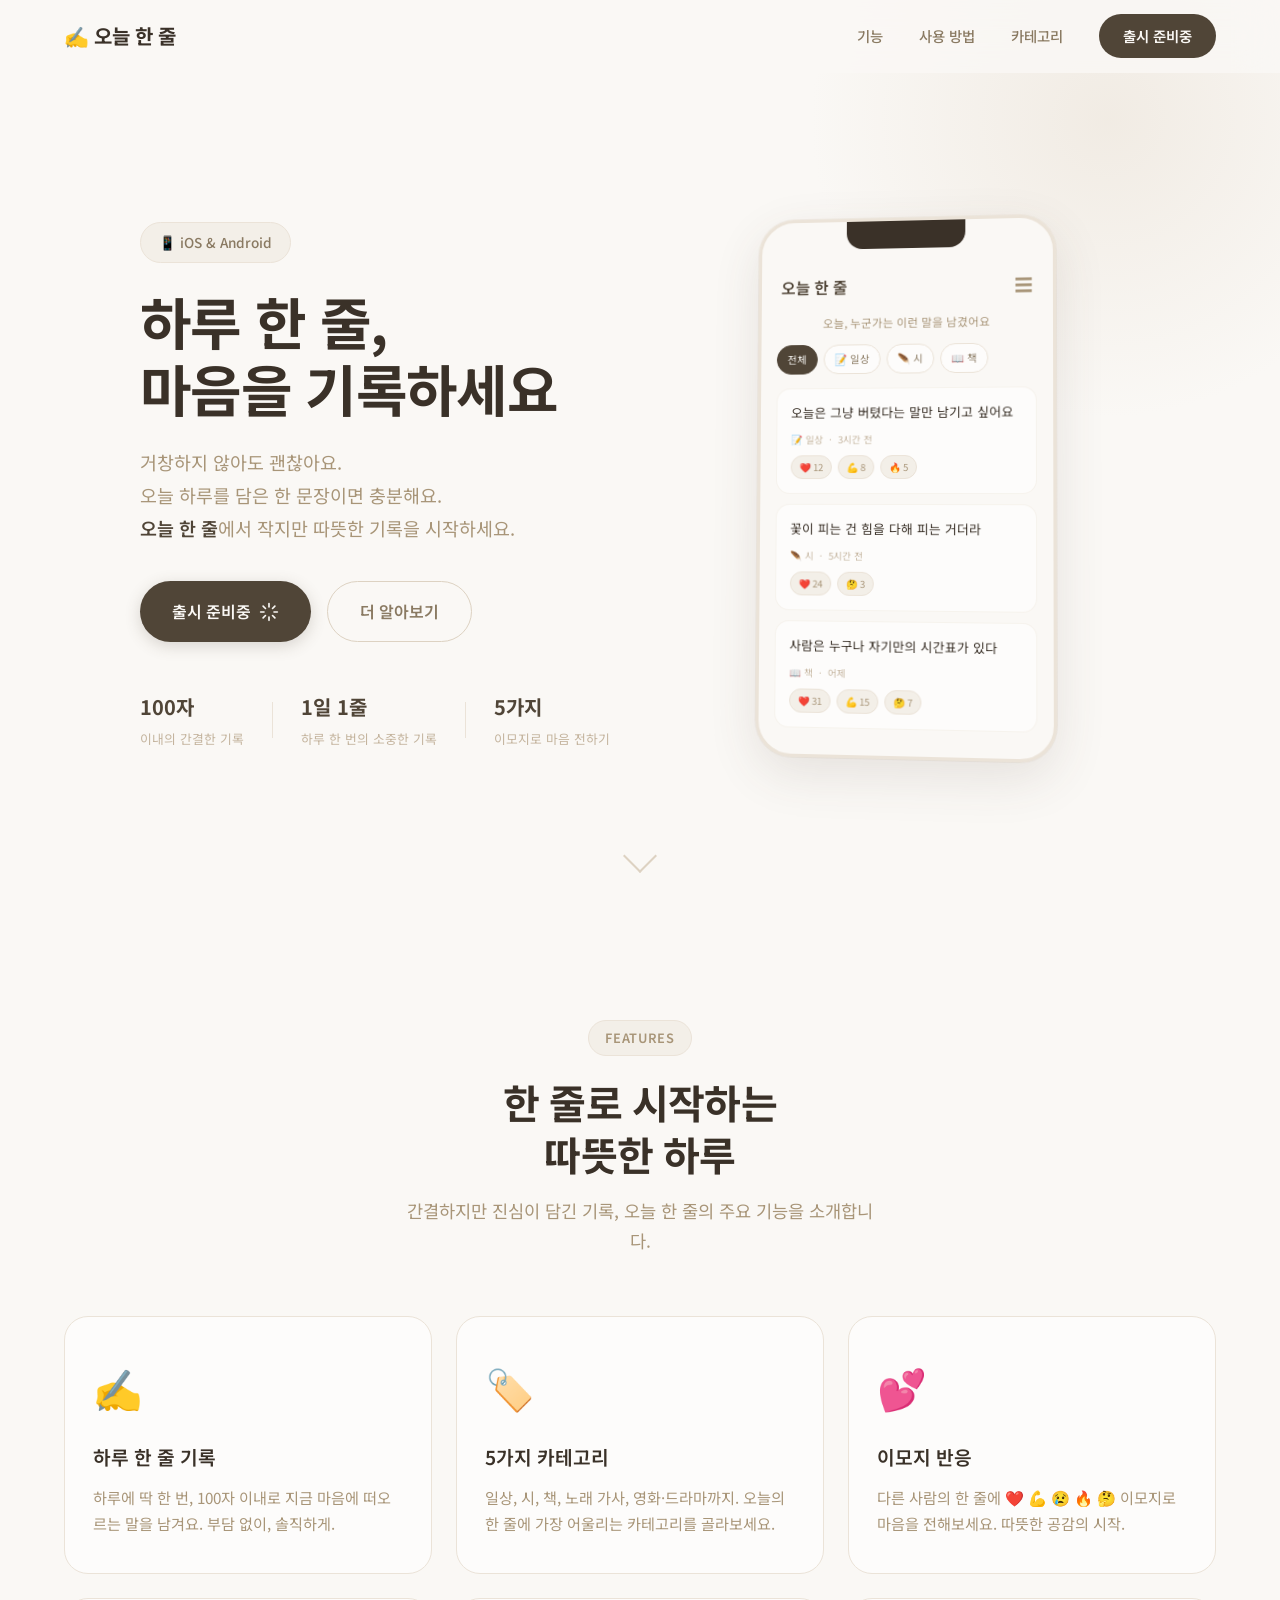
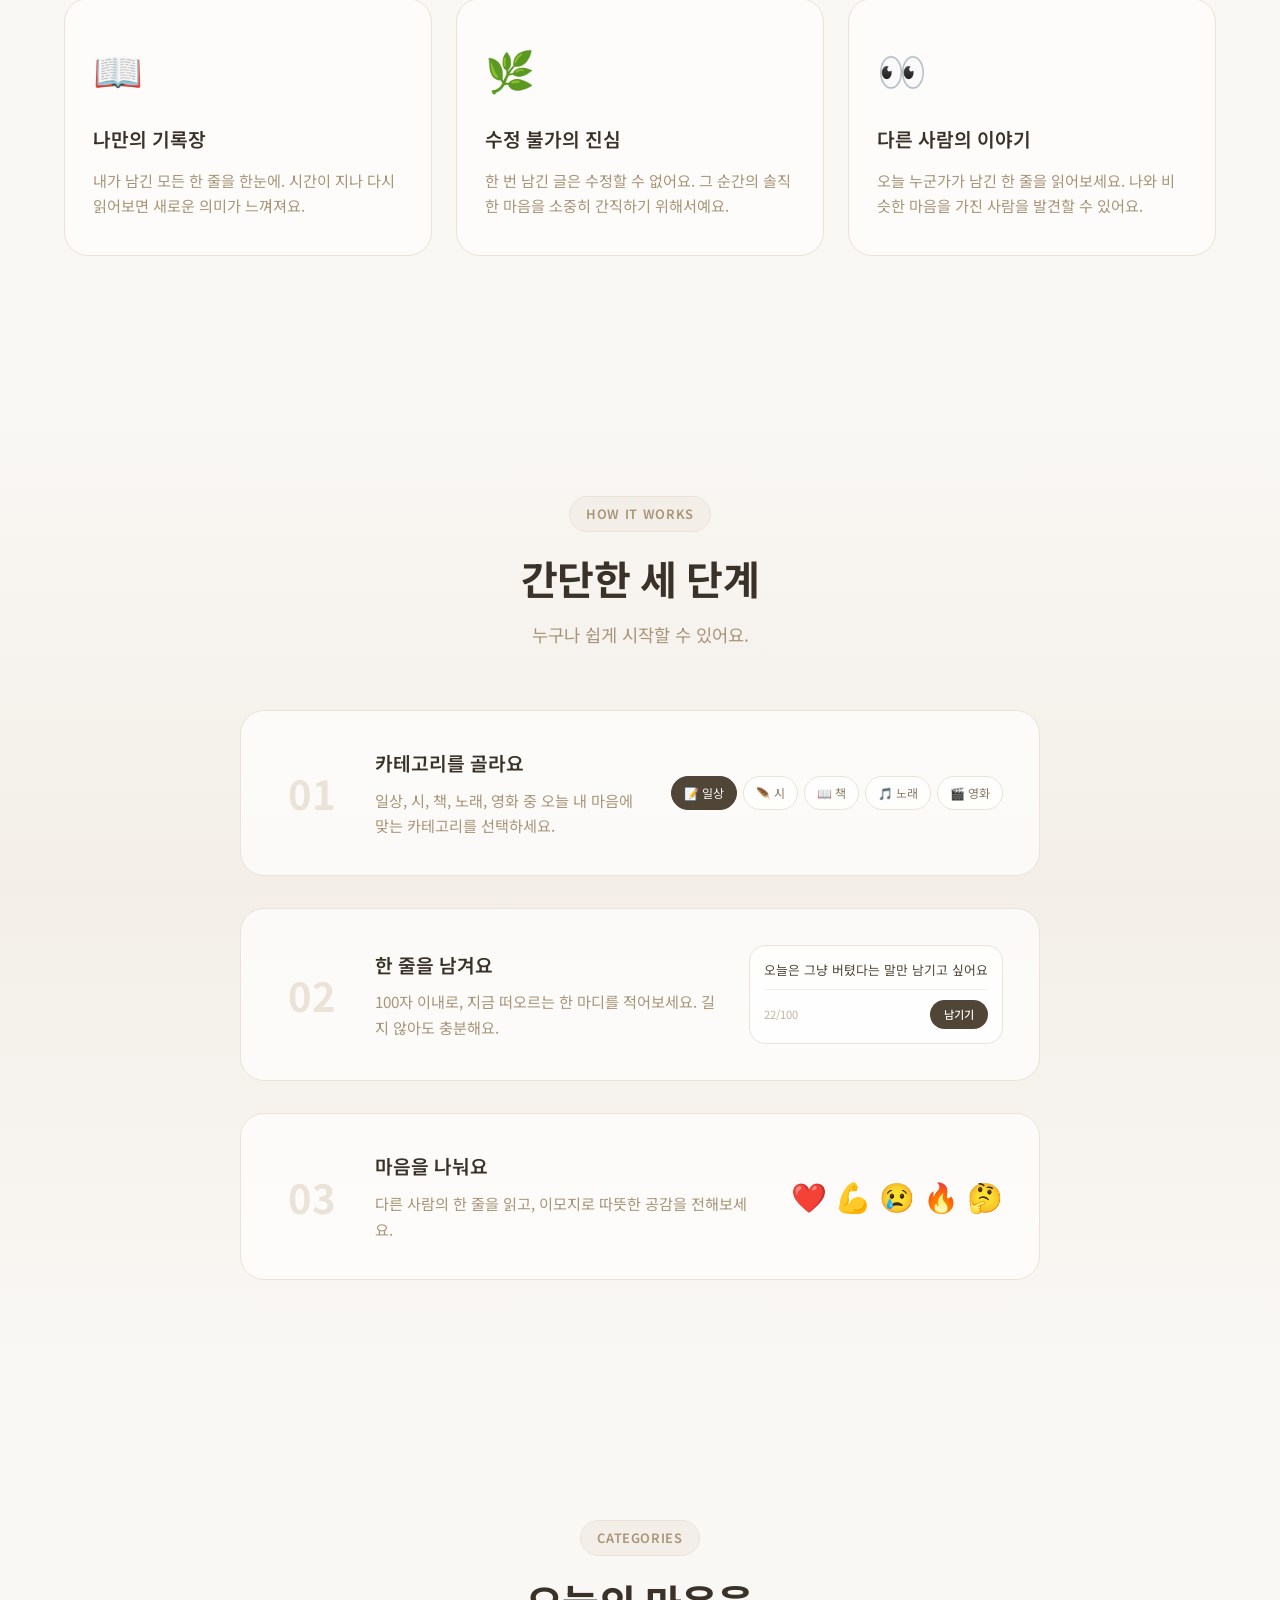
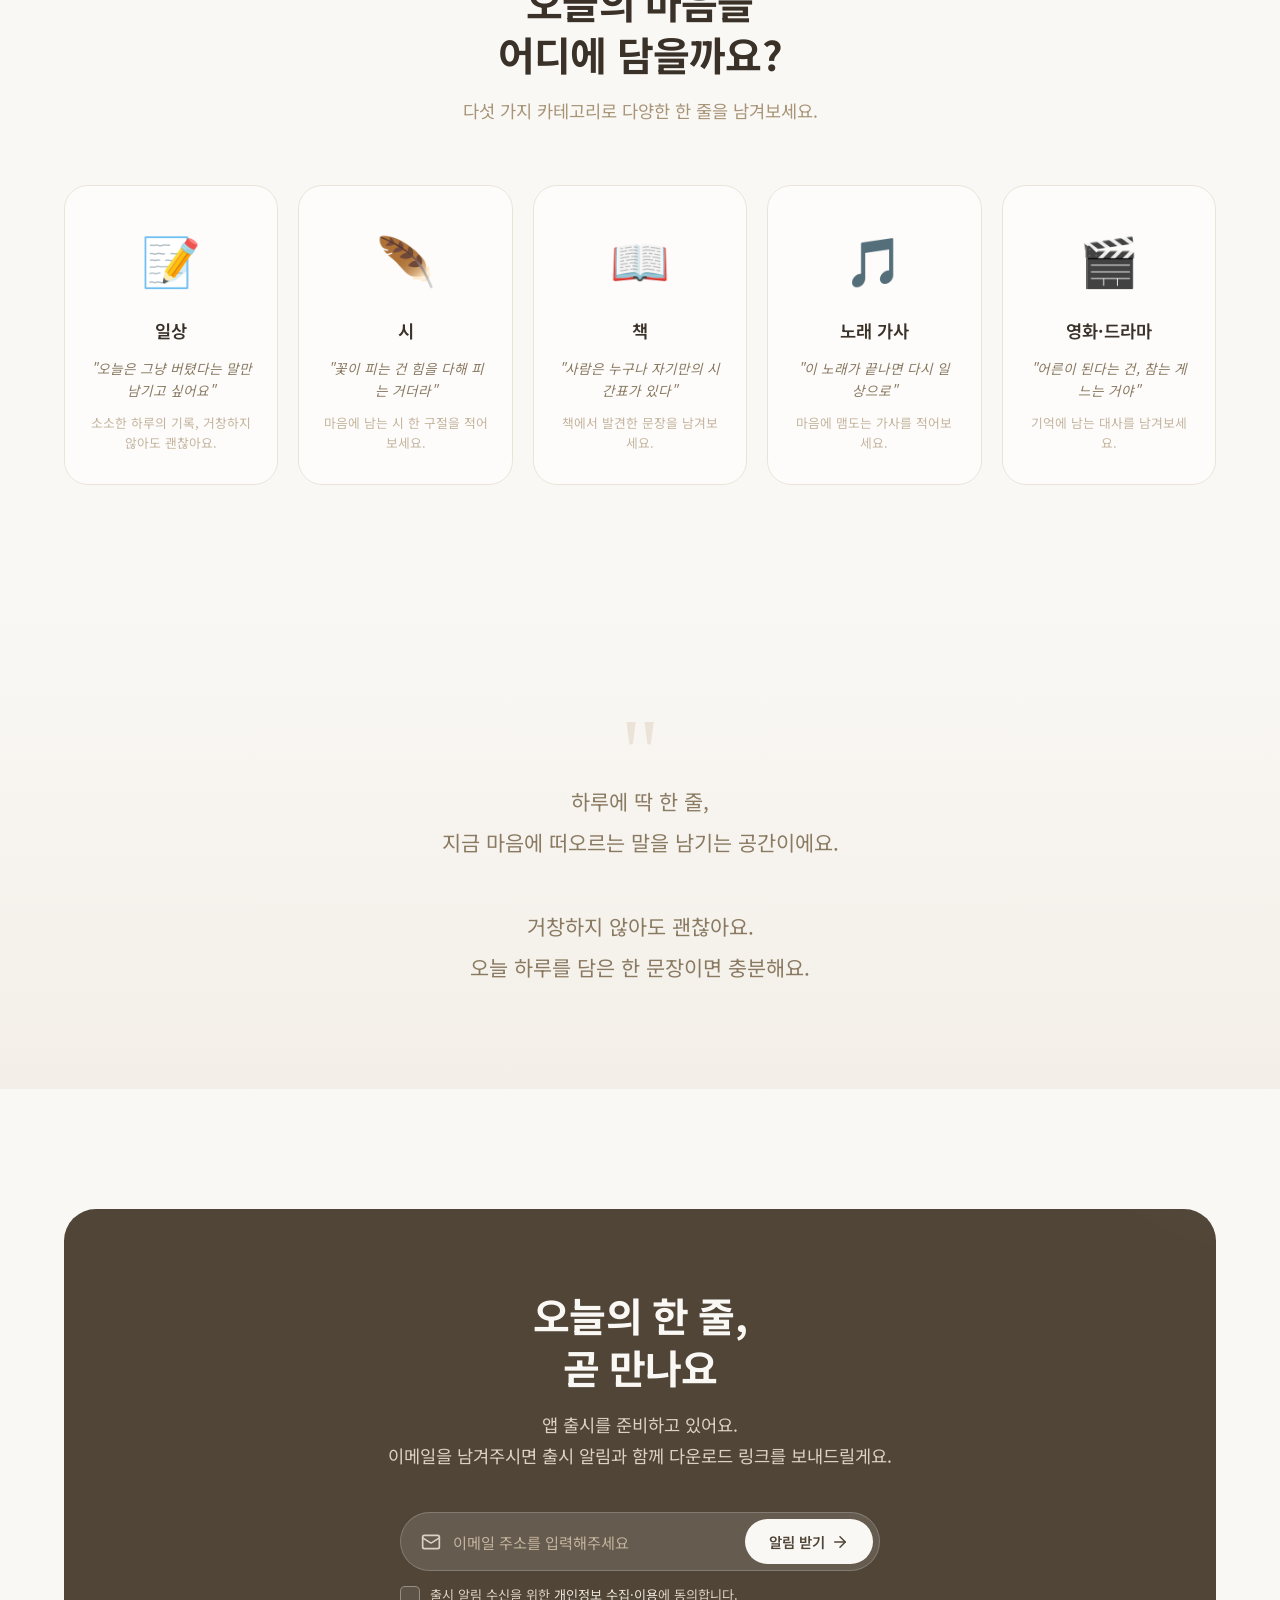
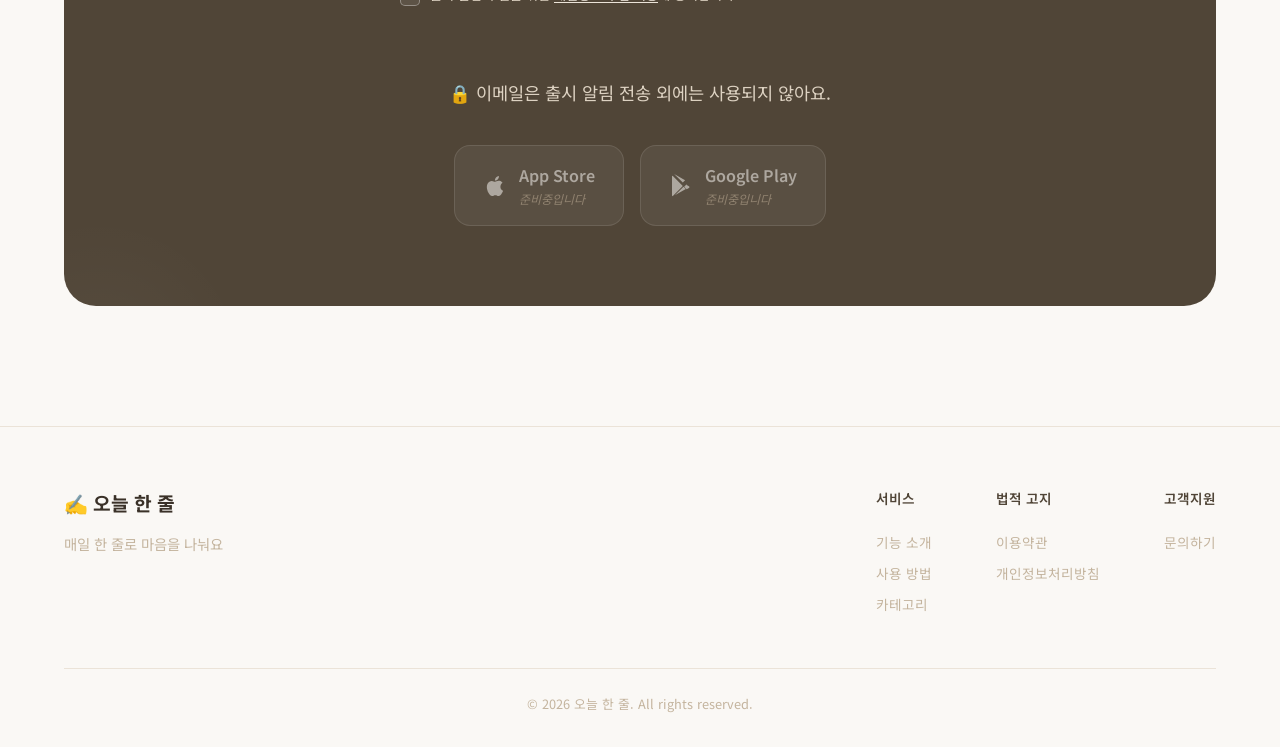
<file: index.html>
<!DOCTYPE html>
<html lang="ko">

<head>
  <meta charset="UTF-8" />
  <meta name="viewport" content="width=device-width, initial-scale=1.0" />
  <title>오늘 한 줄 — 하루 한 줄로 마음을 기록하세요</title>
  <meta name="description" content="하루에 딱 한 줄, 지금 마음에 떠오르는 말을 남기는 공간. 거창하지 않아도 괜찮아요. 오늘 하루를 담은 한 문장이면 충분해요." />
  <link rel="icon"
    href="data:image/svg+xml,<svg xmlns='http://www.w3.org/2000/svg' viewBox='0 0 100 100'><text y='.9em' font-size='90'>✍️</text></svg>"
    type="image/svg+xml" />
  <link rel="preconnect" href="https://fonts.googleapis.com" />
  <link rel="preconnect" href="https://fonts.gstatic.com" crossorigin />
  <link href="https://fonts.googleapis.com/css2?family=Noto+Sans+KR:wght@300;400;500;600;700&display=swap"
    rel="stylesheet" />
  <link rel="stylesheet" href="style.css" />
</head>

<body>
  <!-- 네비게이션 -->
  <nav class="nav" id="nav">
    <div class="nav-inner">
      <a href="#" class="nav-logo">✍️ 오늘 한 줄</a>
      <div class="nav-links">
        <a href="#features">기능</a>
        <a href="#how-it-works">사용 방법</a>
        <a href="#categories">카테고리</a>
        <a href="#download" class="nav-cta">출시 준비중</a>
      </div>
      <button class="mobile-menu-btn" id="mobileMenuBtn" aria-label="메뉴 열기">
        <span></span>
        <span></span>
        <span></span>
      </button>
    </div>
    <!-- 모바일 메뉴 -->
    <div class="mobile-menu" id="mobileMenu">
      <a href="#features">기능</a>
      <a href="#how-it-works">사용 방법</a>
      <a href="#categories">카테고리</a>
      <a href="#download" class="nav-cta">출시 준비중</a>
    </div>
  </nav>

  <!-- 히어로 섹션 -->
  <section class="hero">
    <div class="hero-bg-blur"></div>
    <div class="container hero-content">
      <div class="hero-text" data-animate="fade-up">
        <span class="hero-badge">📱 iOS & Android</span>
        <h1>하루 한 줄,<br />마음을 기록하세요</h1>
        <p class="hero-description">
          거창하지 않아도 괜찮아요.<br />
          오늘 하루를 담은 한 문장이면 충분해요.<br />
          <strong>오늘 한 줄</strong>에서 작지만 따뜻한 기록을 시작하세요.
        </p>
        <div class="hero-actions">
          <a href="#download" class="btn btn-primary">
            <span>출시 준비중</span>
            <svg width="20" height="20" viewBox="0 0 24 24" fill="none" stroke="currentColor" stroke-width="2"
              stroke-linecap="round" stroke-linejoin="round">
              <path d="M12 2v4" />
              <path d="M12 18v4" />
              <path d="M4.93 4.93l2.83 2.83" />
              <path d="M16.24 16.24l2.83 2.83" />
              <path d="M2 12h4" />
              <path d="M18 12h4" />
              <path d="M4.93 19.07l2.83-2.83" />
              <path d="M16.24 7.76l2.83-2.83" />
            </svg>
          </a>
          <a href="#features" class="btn btn-secondary">더 알아보기</a>
        </div>
        <div class="hero-stats">
          <div class="stat">
            <span class="stat-number">100자</span>
            <span class="stat-label">이내의 간결한 기록</span>
          </div>
          <div class="stat-divider"></div>
          <div class="stat">
            <span class="stat-number">1일 1줄</span>
            <span class="stat-label">하루 한 번의 소중한 기록</span>
          </div>
          <div class="stat-divider"></div>
          <div class="stat">
            <span class="stat-number">5가지</span>
            <span class="stat-label">이모지로 마음 전하기</span>
          </div>
        </div>
      </div>
      <div class="hero-visual" data-animate="fade-up" data-delay="200">
        <div class="phone-mockup">
          <div class="phone-frame">
            <div class="phone-notch"></div>
            <div class="phone-screen">
              <div class="mock-header">
                <span class="mock-title">오늘 한 줄</span>
                <span class="mock-icon">☰</span>
              </div>
              <div class="mock-subtitle">오늘, 누군가는 이런 말을 남겼어요</div>
              <div class="mock-filters">
                <span class="mock-filter active">전체</span>
                <span class="mock-filter">📝 일상</span>
                <span class="mock-filter">🪶 시</span>
                <span class="mock-filter">📖 책</span>
              </div>
              <div class="mock-card">
                <p class="mock-card-text">오늘은 그냥 버텼다는 말만 남기고 싶어요</p>
                <div class="mock-card-meta">
                  <span>📝 일상</span>
                  <span>·</span>
                  <span>3시간 전</span>
                </div>
                <div class="mock-card-reactions">
                  <span class="mock-reaction">❤️ 12</span>
                  <span class="mock-reaction">💪 8</span>
                  <span class="mock-reaction">🔥 5</span>
                </div>
              </div>
              <div class="mock-card">
                <p class="mock-card-text">꽃이 피는 건 힘을 다해 피는 거더라</p>
                <div class="mock-card-meta">
                  <span>🪶 시</span>
                  <span>·</span>
                  <span>5시간 전</span>
                </div>
                <div class="mock-card-reactions">
                  <span class="mock-reaction">❤️ 24</span>
                  <span class="mock-reaction">🤔 3</span>
                </div>
              </div>
              <div class="mock-card">
                <p class="mock-card-text">사람은 누구나 자기만의 시간표가 있다</p>
                <div class="mock-card-meta">
                  <span>📖 책</span>
                  <span>·</span>
                  <span>어제</span>
                </div>
                <div class="mock-card-reactions">
                  <span class="mock-reaction">❤️ 31</span>
                  <span class="mock-reaction">💪 15</span>
                  <span class="mock-reaction">🤔 7</span>
                </div>
              </div>
            </div>
          </div>
        </div>
      </div>
    </div>
    <div class="hero-scroll-indicator">
      <div class="scroll-arrow"></div>
    </div>
  </section>

  <!-- 기능 소개 -->
  <section class="features" id="features">
    <div class="container">
      <div class="section-header" data-animate="fade-up">
        <span class="section-badge">Features</span>
        <h2>한 줄로 시작하는<br />따뜻한 하루</h2>
        <p>간결하지만 진심이 담긴 기록, 오늘 한 줄의 주요 기능을 소개합니다.</p>
      </div>
      <div class="features-grid">
        <div class="feature-card" data-animate="fade-up">
          <div class="feature-icon">✍️</div>
          <h3>하루 한 줄 기록</h3>
          <p>하루에 딱 한 번, 100자 이내로 지금 마음에 떠오르는 말을 남겨요. 부담 없이, 솔직하게.</p>
        </div>
        <div class="feature-card" data-animate="fade-up" data-delay="100">
          <div class="feature-icon">🏷️</div>
          <h3>5가지 카테고리</h3>
          <p>일상, 시, 책, 노래 가사, 영화·드라마까지. 오늘의 한 줄에 가장 어울리는 카테고리를 골라보세요.</p>
        </div>
        <div class="feature-card" data-animate="fade-up" data-delay="200">
          <div class="feature-icon">💕</div>
          <h3>이모지 반응</h3>
          <p>다른 사람의 한 줄에 ❤️ 💪 😢 🔥 🤔 이모지로 마음을 전해보세요. 따뜻한 공감의 시작.</p>
        </div>
        <div class="feature-card" data-animate="fade-up" data-delay="300">
          <div class="feature-icon">📖</div>
          <h3>나만의 기록장</h3>
          <p>내가 남긴 모든 한 줄을 한눈에. 시간이 지나 다시 읽어보면 새로운 의미가 느껴져요.</p>
        </div>
        <div class="feature-card" data-animate="fade-up" data-delay="400">
          <div class="feature-icon">🌿</div>
          <h3>수정 불가의 진심</h3>
          <p>한 번 남긴 글은 수정할 수 없어요. 그 순간의 솔직한 마음을 소중히 간직하기 위해서예요.</p>
        </div>
        <div class="feature-card" data-animate="fade-up" data-delay="500">
          <div class="feature-icon">👀</div>
          <h3>다른 사람의 이야기</h3>
          <p>오늘 누군가가 남긴 한 줄을 읽어보세요. 나와 비슷한 마음을 가진 사람을 발견할 수 있어요.</p>
        </div>
      </div>
    </div>
  </section>

  <!-- 사용 방법 -->
  <section class="how-it-works" id="how-it-works">
    <div class="container">
      <div class="section-header" data-animate="fade-up">
        <span class="section-badge">How it works</span>
        <h2>간단한 세 단계</h2>
        <p>누구나 쉽게 시작할 수 있어요.</p>
      </div>
      <div class="steps">
        <div class="step" data-animate="fade-up">
          <div class="step-number">01</div>
          <div class="step-content">
            <h3>카테고리를 골라요</h3>
            <p>일상, 시, 책, 노래, 영화 중 오늘 내 마음에 맞는 카테고리를 선택하세요.</p>
          </div>
          <div class="step-visual">
            <div class="step-tags">
              <span class="step-tag active">📝 일상</span>
              <span class="step-tag">🪶 시</span>
              <span class="step-tag">📖 책</span>
              <span class="step-tag">🎵 노래</span>
              <span class="step-tag">🎬 영화</span>
            </div>
          </div>
        </div>
        <div class="step" data-animate="fade-up" data-delay="150">
          <div class="step-number">02</div>
          <div class="step-content">
            <h3>한 줄을 남겨요</h3>
            <p>100자 이내로, 지금 떠오르는 한 마디를 적어보세요. 길지 않아도 충분해요.</p>
          </div>
          <div class="step-visual">
            <div class="step-input">
              <span class="step-input-text">오늘은 그냥 버텼다는 말만 남기고 싶어요</span>
              <div class="step-input-bottom">
                <span class="step-input-count">22/100</span>
                <span class="step-input-btn">남기기</span>
              </div>
            </div>
          </div>
        </div>
        <div class="step" data-animate="fade-up" data-delay="300">
          <div class="step-number">03</div>
          <div class="step-content">
            <h3>마음을 나눠요</h3>
            <p>다른 사람의 한 줄을 읽고, 이모지로 따뜻한 공감을 전해보세요.</p>
          </div>
          <div class="step-visual">
            <div class="step-reactions">
              <span class="step-reaction pop-1">❤️</span>
              <span class="step-reaction pop-2">💪</span>
              <span class="step-reaction pop-3">😢</span>
              <span class="step-reaction pop-4">🔥</span>
              <span class="step-reaction pop-5">🤔</span>
            </div>
          </div>
        </div>
      </div>
    </div>
  </section>

  <!-- 카테고리 소개 -->
  <section class="categories" id="categories">
    <div class="container">
      <div class="section-header" data-animate="fade-up">
        <span class="section-badge">Categories</span>
        <h2>오늘의 마음을<br />어디에 담을까요?</h2>
        <p>다섯 가지 카테고리로 다양한 한 줄을 남겨보세요.</p>
      </div>
      <div class="categories-grid">
        <div class="category-card" data-animate="fade-up">
          <div class="category-emoji">📝</div>
          <h3>일상</h3>
          <p class="category-example">"오늘은 그냥 버텼다는 말만 남기고 싶어요"</p>
          <p class="category-desc">소소한 하루의 기록, 거창하지 않아도 괜찮아요.</p>
        </div>
        <div class="category-card" data-animate="fade-up" data-delay="100">
          <div class="category-emoji">🪶</div>
          <h3>시</h3>
          <p class="category-example">"꽃이 피는 건 힘을 다해 피는 거더라"</p>
          <p class="category-desc">마음에 남는 시 한 구절을 적어보세요.</p>
        </div>
        <div class="category-card" data-animate="fade-up" data-delay="200">
          <div class="category-emoji">📖</div>
          <h3>책</h3>
          <p class="category-example">"사람은 누구나 자기만의 시간표가 있다"</p>
          <p class="category-desc">책에서 발견한 문장을 남겨보세요.</p>
        </div>
        <div class="category-card" data-animate="fade-up" data-delay="300">
          <div class="category-emoji">🎵</div>
          <h3>노래 가사</h3>
          <p class="category-example">"이 노래가 끝나면 다시 일상으로"</p>
          <p class="category-desc">마음에 맴도는 가사를 적어보세요.</p>
        </div>
        <div class="category-card" data-animate="fade-up" data-delay="400">
          <div class="category-emoji">🎬</div>
          <h3>영화·드라마</h3>
          <p class="category-example">"어른이 된다는 건, 참는 게 느는 거야"</p>
          <p class="category-desc">기억에 남는 대사를 남겨보세요.</p>
        </div>
      </div>
    </div>
  </section>

  <!-- 인용문 섹션 -->
  <section class="quote-section">
    <div class="container">
      <div class="quote-block" data-animate="fade-up">
        <div class="quote-marks">"</div>
        <blockquote>
          하루에 딱 한 줄,<br />
          지금 마음에 떠오르는 말을 남기는 공간이에요.<br /><br />
          거창하지 않아도 괜찮아요.<br />
          오늘 하루를 담은 한 문장이면 충분해요.
        </blockquote>
      </div>
    </div>
  </section>

  <!-- 다운로드 CTA -->
  <section class="download" id="download">
    <div class="container">
      <div class="download-content" data-animate="fade-up">
        <h2>오늘의 한 줄,<br />곧 만나요</h2>
        <p>앱 출시를 준비하고 있어요.<br />이메일을 남겨주시면 출시 알림과 함께 다운로드 링크를 보내드릴게요.</p>

        <!-- 이메일 구독 폼 -->
        <form class="email-form" id="emailForm" novalidate>
          <div class="email-input-wrapper">
            <svg class="email-icon" width="20" height="20" viewBox="0 0 24 24" fill="none" stroke="currentColor"
              stroke-width="2" stroke-linecap="round" stroke-linejoin="round">
              <rect x="2" y="4" width="20" height="16" rx="2" />
              <path d="m22 7-8.97 5.7a1.94 1.94 0 0 1-2.06 0L2 7" />
            </svg>
            <input type="email" id="emailInput" class="email-input" placeholder="이메일 주소를 입력해주세요" autocomplete="email"
              required />
            <button type="submit" class="email-submit-btn" id="emailSubmitBtn">
              <span class="email-submit-text">알림 받기</span>
              <svg class="email-submit-icon" width="18" height="18" viewBox="0 0 24 24" fill="none"
                stroke="currentColor" stroke-width="2" stroke-linecap="round" stroke-linejoin="round">
                <path d="M5 12h14" />
                <path d="m12 5 7 7-7 7" />
              </svg>
            </button>
          </div>
          <label class="email-consent" for="consentCheck">
            <input type="checkbox" id="consentCheck" />
            <span class="email-consent-checkmark"></span>
            <span class="email-consent-text">출시 알림 수신을 위한 <button type="button" class="consent-detail-btn"
                id="consentDetailBtn">개인정보 수집·이용</button>에 동의합니다.</span>
          </label>
          <div class="consent-detail-box" id="consentDetailBox">
            <p><strong>개인정보 수집·이용 동의 안내</strong></p>
            <ul>
              <li><strong>수집 항목:</strong> 이메일 주소</li>
              <li><strong>수집 목적:</strong> 앱 출시 알림 및 다운로드 링크 전송</li>
              <li><strong>보유 기간:</strong> 출시 알림 발송 완료 후 즉시 파기</li>
            </ul>
            <p>동의를 거부할 권리가 있으며, 거부 시 출시 알림을 받으실 수 없습니다.</p>
          </div>
          <p class="email-error" id="emailError"></p>
        </form>

        <!-- 성공 메시지 -->
        <div class="email-success" id="emailSuccess">
          <div class="email-success-icon">✉️</div>
          <p class="email-success-title">등록이 완료되었어요!</p>
          <p class="email-success-desc">출시되면 가장 먼저 알려드릴게요.</p>
        </div>

        <p class="email-privacy">🔒 이메일은 출시 알림 전송 외에는 사용되지 않아요.</p>

        <div class="download-buttons">
          <div class="store-btn store-btn-disabled">
            <svg width="24" height="24" viewBox="0 0 24 24" fill="currentColor">
              <path
                d="M18.71 19.5c-.83 1.24-1.71 2.45-3.05 2.47-1.34.03-1.77-.79-3.29-.79-1.53 0-2 .77-3.27.82-1.31.05-2.3-1.32-3.14-2.53C4.25 17 2.94 12.45 4.7 9.39c.87-1.52 2.43-2.48 4.12-2.51 1.28-.02 2.5.87 3.29.87.78 0 2.26-1.07 3.8-.91.65.03 2.47.26 3.64 1.98-.09.06-2.17 1.28-2.15 3.81.03 3.02 2.65 4.03 2.68 4.04-.03.07-.42 1.44-1.38 2.83M13 3.5c.73-.83 1.94-1.46 2.94-1.5.13 1.17-.34 2.35-1.04 3.19-.69.85-1.83 1.51-2.95 1.42-.15-1.15.41-2.35 1.05-3.11z" />
            </svg>
            <div>
              <span class="store-btn-label">App Store</span>
              <span class="store-btn-text">준비중입니다</span>
            </div>
          </div>
          <div class="store-btn store-btn-disabled">
            <svg width="24" height="24" viewBox="0 0 24 24" fill="currentColor">
              <path
                d="M3.609 1.814L13.792 12 3.609 22.186a.996.996 0 0 1-.609-.922V2.736a.996.996 0 0 1 .609-.922zm10.89 10.893l2.302 2.302-10.937 6.333 8.635-8.635zm3.199-1.705l2.193 1.265a.999.999 0 0 1 0 1.733l-2.193 1.265-2.537-2.537 2.537-2.537v.811zm-3.906-2.594L5.157 0l10.937 6.333-2.302 2.075z" />
            </svg>
            <div>
              <span class="store-btn-label">Google Play</span>
              <span class="store-btn-text">준비중입니다</span>
            </div>
          </div>
        </div>
      </div>
    </div>
  </section>

  <!-- 푸터 -->
  <footer class="footer">
    <div class="container">
      <div class="footer-content">
        <div class="footer-brand">
          <span class="footer-logo">✍️ 오늘 한 줄</span>
          <p>매일 한 줄로 마음을 나눠요</p>
        </div>
        <div class="footer-links">
          <div class="footer-col">
            <h4>서비스</h4>
            <a href="#features">기능 소개</a>
            <a href="#how-it-works">사용 방법</a>
            <a href="#categories">카테고리</a>
          </div>
          <div class="footer-col">
            <h4>법적 고지</h4>
            <a href="terms.html">이용약관</a>
            <a href="privacy.html">개인정보처리방침</a>
          </div>
          <div class="footer-col">
            <h4>고객지원</h4>
            <a href="mailto:support@todayjust.app">문의하기</a>
          </div>
        </div>
      </div>
      <div class="footer-bottom">
        <p>&copy; 2026 오늘 한 줄. All rights reserved.</p>
      </div>
    </div>
  </footer>

  <script src="script.js"></script>
</body>

</html>
</file>
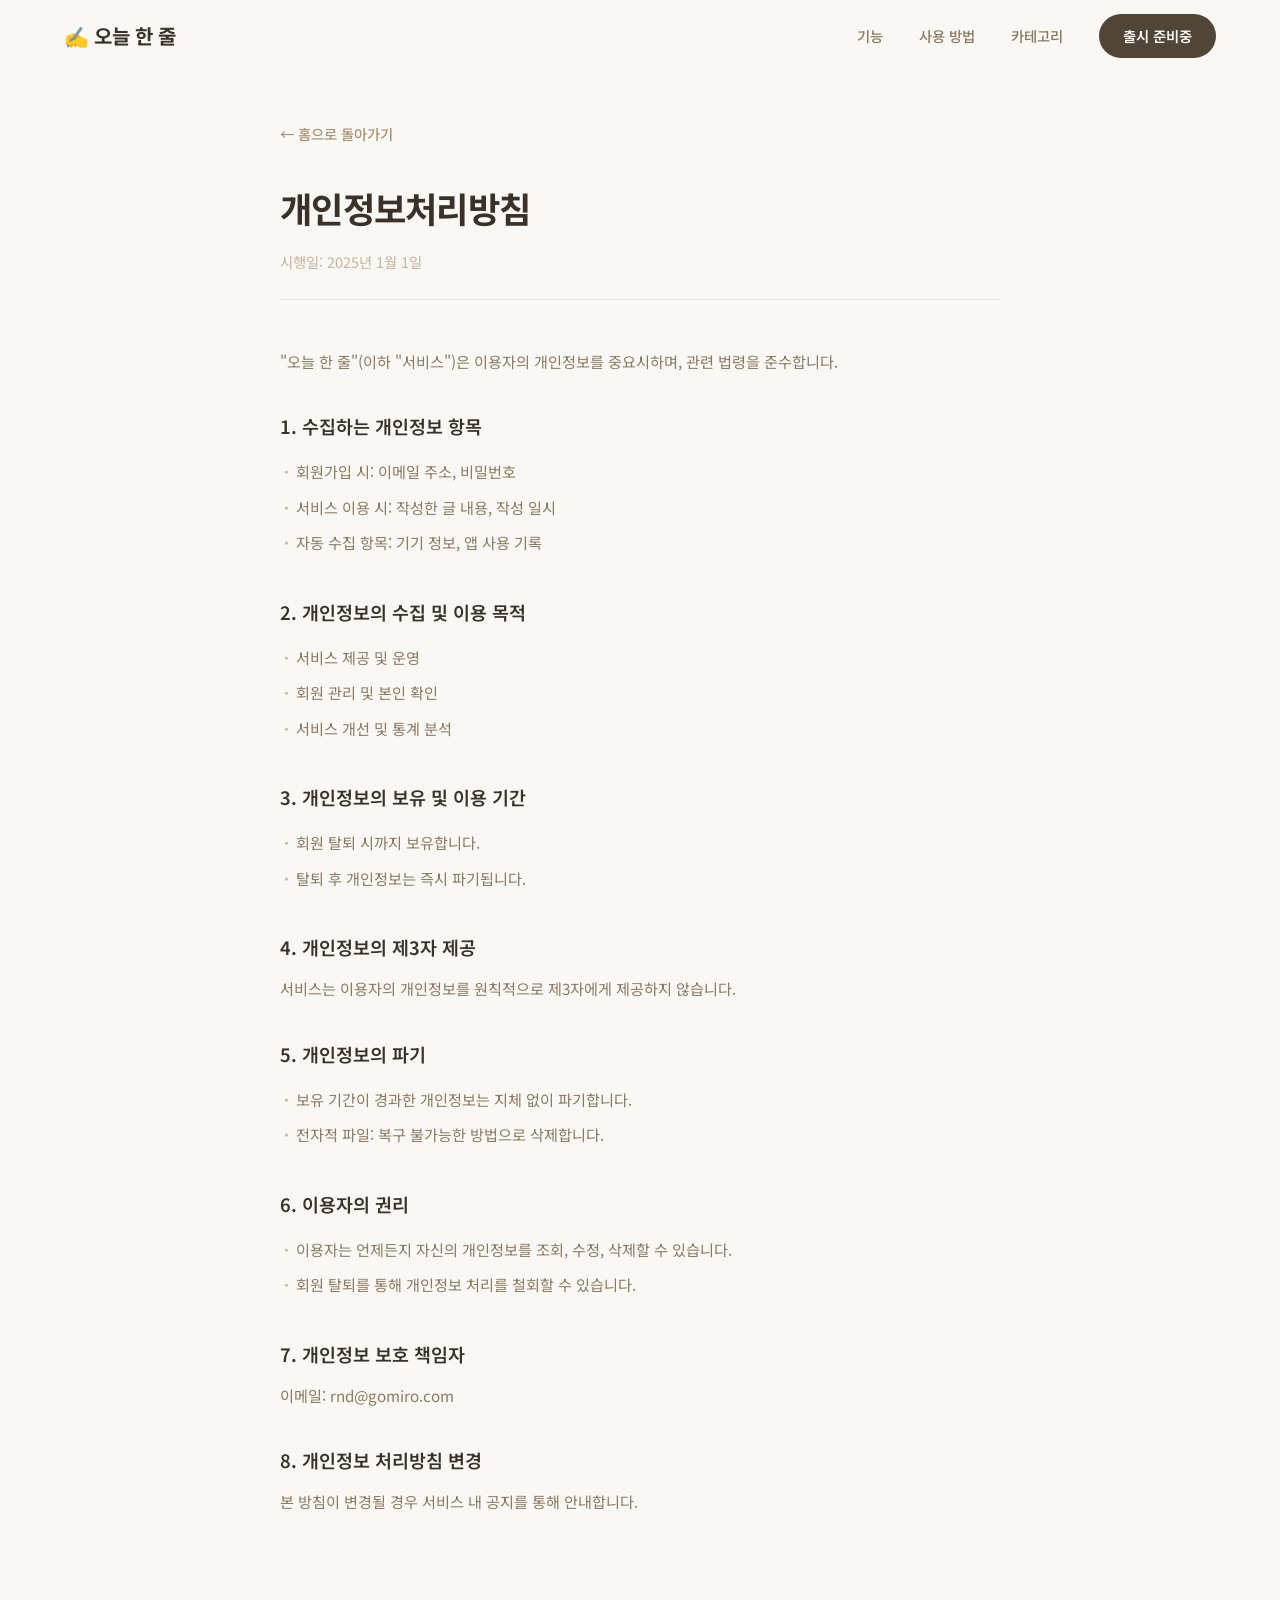
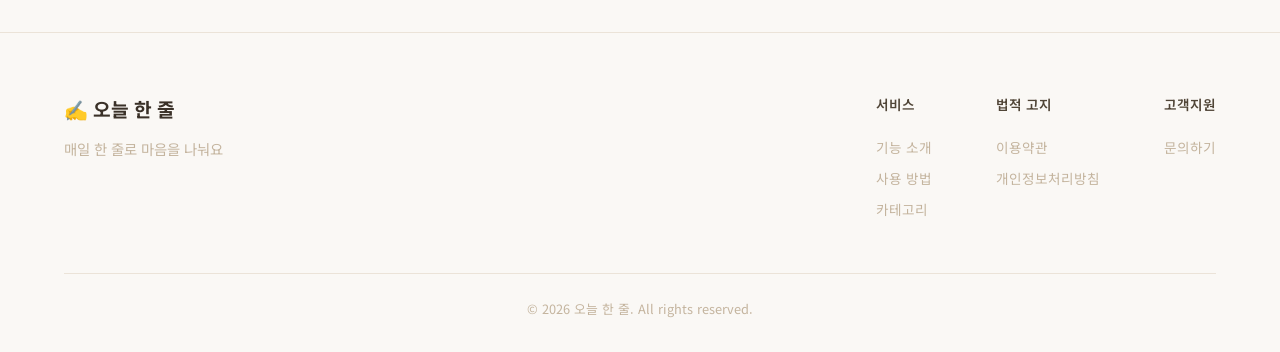
<file: privacy.html>
<!DOCTYPE html>
<html lang="ko">

<head>
  <meta charset="UTF-8" />
  <meta name="viewport" content="width=device-width, initial-scale=1.0" />
  <title>개인정보처리방침 — 오늘 한 줄</title>
  <meta name="description" content="오늘 한 줄 서비스의 개인정보처리방침입니다." />
  <link rel="icon"
    href="data:image/svg+xml,<svg xmlns='http://www.w3.org/2000/svg' viewBox='0 0 100 100'><text y='.9em' font-size='90'>✍️</text></svg>"
    type="image/svg+xml" />
  <link rel="preconnect" href="https://fonts.googleapis.com" />
  <link rel="preconnect" href="https://fonts.gstatic.com" crossorigin />
  <link href="https://fonts.googleapis.com/css2?family=Noto+Sans+KR:wght@300;400;500;600;700&display=swap"
    rel="stylesheet" />
  <link rel="stylesheet" href="style.css" />
  <style>
    .legal-page {
      padding-top: 120px;
      padding-bottom: 80px;
      min-height: 100vh;
    }

    .legal-content {
      max-width: 720px;
      margin: 0 auto;
    }

    .legal-content h1 {
      font-size: 2.2rem;
      font-weight: 700;
      color: var(--warm-800);
      letter-spacing: -0.02em;
      margin-bottom: 12px;
    }

    .legal-date {
      font-size: 0.9rem;
      color: var(--warm-400);
      margin-bottom: 48px;
      padding-bottom: 24px;
      border-bottom: 1px solid var(--warm-200);
    }

    .legal-section {
      margin-bottom: 36px;
    }

    .legal-section h2 {
      font-size: 1.15rem;
      font-weight: 600;
      color: var(--warm-800);
      margin-bottom: 12px;
    }

    .legal-section p,
    .legal-section li {
      font-size: 0.95rem;
      color: var(--warm-600);
      line-height: 1.8;
    }

    .legal-section ul {
      list-style: none;
      padding: 0;
      margin: 0;
    }

    .legal-section ul li {
      padding: 4px 0 4px 16px;
      position: relative;
    }

    .legal-section ul li::before {
      content: '·';
      position: absolute;
      left: 4px;
      color: var(--warm-400);
      font-weight: 700;
    }

    .legal-back {
      display: inline-flex;
      align-items: center;
      gap: 6px;
      font-size: 0.9rem;
      font-weight: 500;
      color: var(--warm-500);
      margin-bottom: 32px;
      transition: color var(--transition);
    }

    .legal-back:hover {
      color: var(--warm-800);
    }

    .legal-loading {
      text-align: center;
      padding: 40px 0;
      color: var(--warm-400);
      font-size: 0.95rem;
    }
  </style>
</head>

<body>
  <!-- 네비게이션 -->
  <nav class="nav" id="nav">
    <div class="nav-inner">
      <a href="index.html" class="nav-logo">✍️ 오늘 한 줄</a>
      <div class="nav-links">
        <a href="index.html#features">기능</a>
        <a href="index.html#how-it-works">사용 방법</a>
        <a href="index.html#categories">카테고리</a>
        <a href="index.html#download" class="nav-cta">출시 준비중</a>
      </div>
      <button class="mobile-menu-btn" id="mobileMenuBtn" aria-label="메뉴 열기">
        <span></span>
        <span></span>
        <span></span>
      </button>
    </div>
    <div class="mobile-menu" id="mobileMenu">
      <a href="index.html#features">기능</a>
      <a href="index.html#how-it-works">사용 방법</a>
      <a href="index.html#categories">카테고리</a>
      <a href="index.html#download" class="nav-cta">출시 준비중</a>
    </div>
  </nav>

  <!-- 개인정보처리방침 -->
  <section class="legal-page">
    <div class="container">
      <div class="legal-content">
        <a href="index.html" class="legal-back">← 홈으로 돌아가기</a>
        <div id="legalBody">
          <p class="legal-loading">불러오는 중...</p>
        </div>
      </div>
    </div>
  </section>

  <!-- 푸터 -->
  <footer class="footer">
    <div class="container">
      <div class="footer-content">
        <div class="footer-brand">
          <span class="footer-logo">✍️ 오늘 한 줄</span>
          <p>매일 한 줄로 마음을 나눠요</p>
        </div>
        <div class="footer-links">
          <div class="footer-col">
            <h4>서비스</h4>
            <a href="index.html#features">기능 소개</a>
            <a href="index.html#how-it-works">사용 방법</a>
            <a href="index.html#categories">카테고리</a>
          </div>
          <div class="footer-col">
            <h4>법적 고지</h4>
            <a href="terms.html">이용약관</a>
            <a href="privacy.html">개인정보처리방침</a>
          </div>
          <div class="footer-col">
            <h4>고객지원</h4>
            <a href="mailto:support@todayjust.app">문의하기</a>
          </div>
        </div>
      </div>
      <div class="footer-bottom">
        <p>&copy; 2026 오늘 한 줄. All rights reserved.</p>
      </div>
    </div>
  </footer>

  <script>
    // Navigation scroll effect
    window.addEventListener('scroll', () => {
      document.getElementById('nav').classList.toggle('scrolled', window.scrollY > 20);
    });

    // Mobile menu toggle
    const mobileMenuBtn = document.getElementById('mobileMenuBtn');
    const mobileMenu = document.getElementById('mobileMenu');
    mobileMenuBtn.addEventListener('click', () => {
      mobileMenu.classList.toggle('active');
      mobileMenuBtn.classList.toggle('active');
    });

    mobileMenu.querySelectorAll('a').forEach(link => {
      link.addEventListener('click', () => {
        mobileMenu.classList.remove('active');
        mobileMenuBtn.classList.remove('active');
      });
    });

    // Load legal content from JSON
    function renderLegalContent(data) {
      const container = document.getElementById('legalBody');
      let html = '';

      html += `<h1>${data.title}</h1>`;
      html += `<p class="legal-date">시행일: ${data.effectiveDate}</p>`;

      if (data.intro) {
        html += `<div class="legal-section"><p>${data.intro}</p></div>`;
      }

      data.sections.forEach(section => {
        html += '<div class="legal-section">';
        html += `<h2>${section.title}</h2>`;

        if (section.content) {
          html += `<p>${section.content}</p>`;
        }

        if (section.items) {
          html += '<ul>';
          section.items.forEach(item => {
            html += `<li>${item}</li>`;
          });
          html += '</ul>';
        }

        html += '</div>';
      });

      container.innerHTML = html;
    }

    fetch('legal-content.json')
      .then(res => res.json())
      .then(data => renderLegalContent(data.privacy))
      .catch(() => {
        document.getElementById('legalBody').innerHTML =
          '<p class="legal-loading">콘텐츠를 불러올 수 없습니다. 잠시 후 다시 시도해주세요.</p>';
      });
  </script>
</body>

</html>
</file>
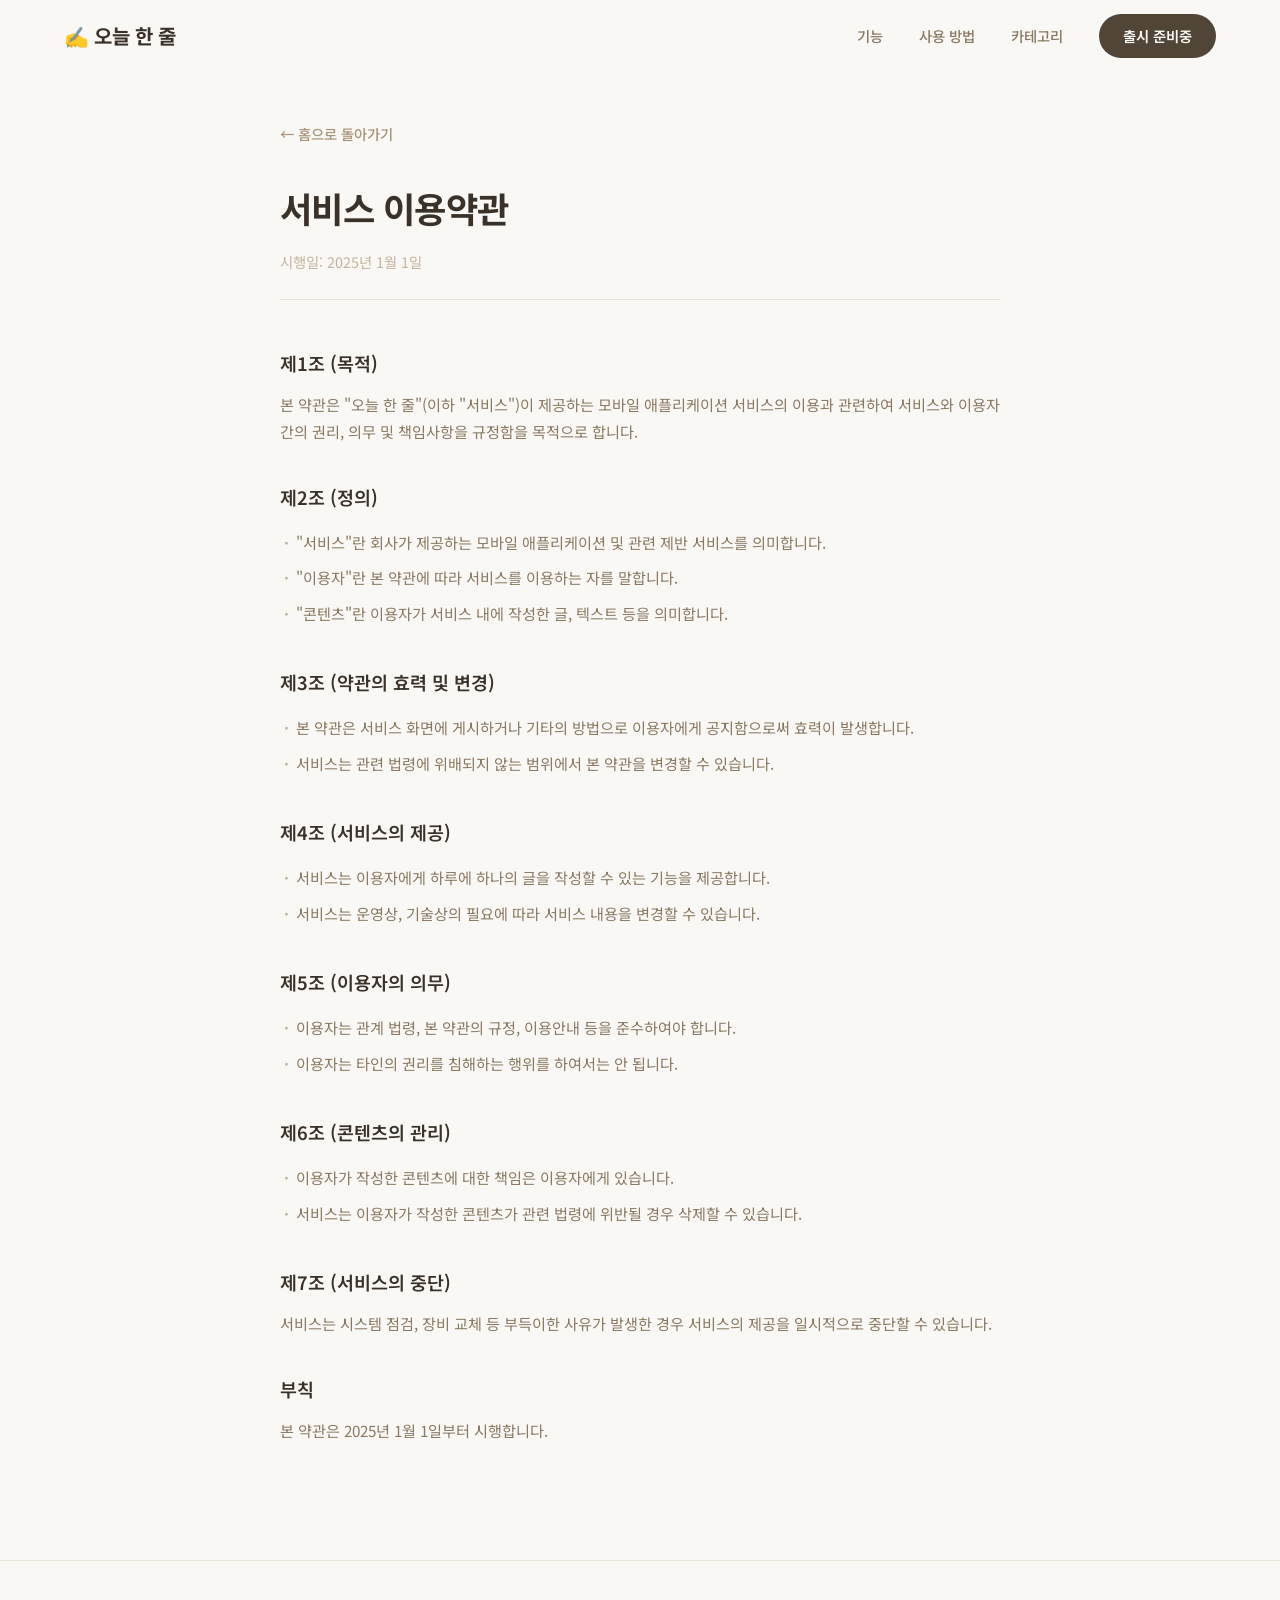
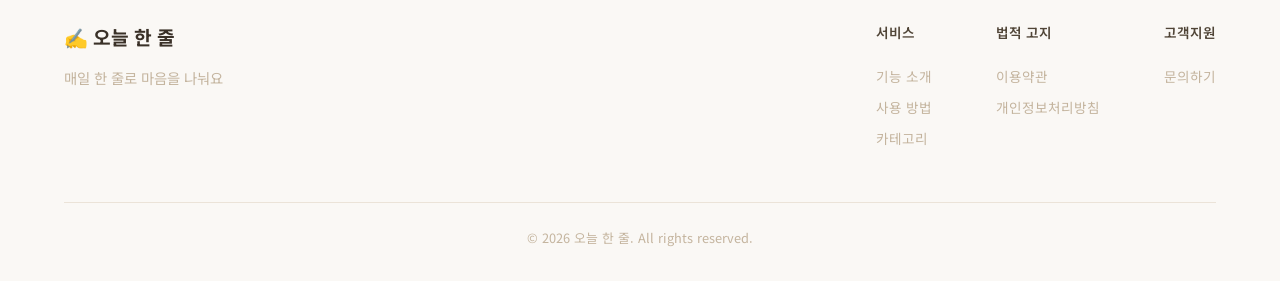
<file: terms.html>
<!DOCTYPE html>
<html lang="ko">

<head>
  <meta charset="UTF-8" />
  <meta name="viewport" content="width=device-width, initial-scale=1.0" />
  <title>서비스 이용약관 — 오늘 한 줄</title>
  <meta name="description" content="오늘 한 줄 서비스의 이용약관입니다." />
  <link rel="icon"
    href="data:image/svg+xml,<svg xmlns='http://www.w3.org/2000/svg' viewBox='0 0 100 100'><text y='.9em' font-size='90'>✍️</text></svg>"
    type="image/svg+xml" />
  <link rel="preconnect" href="https://fonts.googleapis.com" />
  <link rel="preconnect" href="https://fonts.gstatic.com" crossorigin />
  <link href="https://fonts.googleapis.com/css2?family=Noto+Sans+KR:wght@300;400;500;600;700&display=swap"
    rel="stylesheet" />
  <link rel="stylesheet" href="style.css" />
  <style>
    .legal-page {
      padding-top: 120px;
      padding-bottom: 80px;
      min-height: 100vh;
    }

    .legal-content {
      max-width: 720px;
      margin: 0 auto;
    }

    .legal-content h1 {
      font-size: 2.2rem;
      font-weight: 700;
      color: var(--warm-800);
      letter-spacing: -0.02em;
      margin-bottom: 12px;
    }

    .legal-date {
      font-size: 0.9rem;
      color: var(--warm-400);
      margin-bottom: 48px;
      padding-bottom: 24px;
      border-bottom: 1px solid var(--warm-200);
    }

    .legal-section {
      margin-bottom: 36px;
    }

    .legal-section h2 {
      font-size: 1.15rem;
      font-weight: 600;
      color: var(--warm-800);
      margin-bottom: 12px;
    }

    .legal-section p,
    .legal-section li {
      font-size: 0.95rem;
      color: var(--warm-600);
      line-height: 1.8;
    }

    .legal-section ul {
      list-style: none;
      padding: 0;
      margin: 0;
    }

    .legal-section ul li {
      padding: 4px 0 4px 16px;
      position: relative;
    }

    .legal-section ul li::before {
      content: '·';
      position: absolute;
      left: 4px;
      color: var(--warm-400);
      font-weight: 700;
    }

    .legal-back {
      display: inline-flex;
      align-items: center;
      gap: 6px;
      font-size: 0.9rem;
      font-weight: 500;
      color: var(--warm-500);
      margin-bottom: 32px;
      transition: color var(--transition);
    }

    .legal-back:hover {
      color: var(--warm-800);
    }

    .legal-loading {
      text-align: center;
      padding: 40px 0;
      color: var(--warm-400);
      font-size: 0.95rem;
    }
  </style>
</head>

<body>
  <!-- 네비게이션 -->
  <nav class="nav" id="nav">
    <div class="nav-inner">
      <a href="index.html" class="nav-logo">✍️ 오늘 한 줄</a>
      <div class="nav-links">
        <a href="index.html#features">기능</a>
        <a href="index.html#how-it-works">사용 방법</a>
        <a href="index.html#categories">카테고리</a>
        <a href="index.html#download" class="nav-cta">출시 준비중</a>
      </div>
      <button class="mobile-menu-btn" id="mobileMenuBtn" aria-label="메뉴 열기">
        <span></span>
        <span></span>
        <span></span>
      </button>
    </div>
    <div class="mobile-menu" id="mobileMenu">
      <a href="index.html#features">기능</a>
      <a href="index.html#how-it-works">사용 방법</a>
      <a href="index.html#categories">카테고리</a>
      <a href="index.html#download" class="nav-cta">출시 준비중</a>
    </div>
  </nav>

  <!-- 서비스 이용약관 -->
  <section class="legal-page">
    <div class="container">
      <div class="legal-content">
        <a href="index.html" class="legal-back">← 홈으로 돌아가기</a>
        <div id="legalBody">
          <p class="legal-loading">불러오는 중...</p>
        </div>
      </div>
    </div>
  </section>

  <!-- 푸터 -->
  <footer class="footer">
    <div class="container">
      <div class="footer-content">
        <div class="footer-brand">
          <span class="footer-logo">✍️ 오늘 한 줄</span>
          <p>매일 한 줄로 마음을 나눠요</p>
        </div>
        <div class="footer-links">
          <div class="footer-col">
            <h4>서비스</h4>
            <a href="index.html#features">기능 소개</a>
            <a href="index.html#how-it-works">사용 방법</a>
            <a href="index.html#categories">카테고리</a>
          </div>
          <div class="footer-col">
            <h4>법적 고지</h4>
            <a href="terms.html">이용약관</a>
            <a href="privacy.html">개인정보처리방침</a>
          </div>
          <div class="footer-col">
            <h4>고객지원</h4>
            <a href="mailto:support@todayjust.app">문의하기</a>
          </div>
        </div>
      </div>
      <div class="footer-bottom">
        <p>&copy; 2026 오늘 한 줄. All rights reserved.</p>
      </div>
    </div>
  </footer>

  <script>
    // Navigation scroll effect
    window.addEventListener('scroll', () => {
      document.getElementById('nav').classList.toggle('scrolled', window.scrollY > 20);
    });

    // Mobile menu toggle
    const mobileMenuBtn = document.getElementById('mobileMenuBtn');
    const mobileMenu = document.getElementById('mobileMenu');
    mobileMenuBtn.addEventListener('click', () => {
      mobileMenu.classList.toggle('active');
      mobileMenuBtn.classList.toggle('active');
    });

    mobileMenu.querySelectorAll('a').forEach(link => {
      link.addEventListener('click', () => {
        mobileMenu.classList.remove('active');
        mobileMenuBtn.classList.remove('active');
      });
    });

    // Load legal content from JSON
    function renderLegalContent(data) {
      const container = document.getElementById('legalBody');
      let html = '';

      html += `<h1>${data.title}</h1>`;
      html += `<p class="legal-date">시행일: ${data.effectiveDate}</p>`;

      if (data.intro) {
        html += `<div class="legal-section"><p>${data.intro}</p></div>`;
      }

      data.sections.forEach(section => {
        html += '<div class="legal-section">';
        html += `<h2>${section.title}</h2>`;

        if (section.content) {
          html += `<p>${section.content}</p>`;
        }

        if (section.items) {
          html += '<ul>';
          section.items.forEach(item => {
            html += `<li>${item}</li>`;
          });
          html += '</ul>';
        }

        html += '</div>';
      });

      container.innerHTML = html;
    }

    fetch('legal-content.json')
      .then(res => res.json())
      .then(data => renderLegalContent(data.terms))
      .catch(() => {
        document.getElementById('legalBody').innerHTML =
          '<p class="legal-loading">콘텐츠를 불러올 수 없습니다. 잠시 후 다시 시도해주세요.</p>';
      });
  </script>
</body>

</html>
</file>
<file: style.css>
/* ============================================
   오늘 한 줄 — Landing Page Styles
   ============================================ */

/* CSS Variables */
:root {
  --warm-50: #faf8f5;
  --warm-100: #f3efe8;
  --warm-200: #ebe3d8;
  --warm-300: #ddd2c2;
  --warm-400: #c4b49e;
  --warm-500: #a89578;
  --warm-600: #8a7a62;
  --warm-700: #504537;
  --warm-800: #3a3128;
  --warm-900: #2a231c;

  --radius-sm: 8px;
  --radius-md: 12px;
  --radius-lg: 16px;
  --radius-xl: 24px;
  --radius-2xl: 32px;
  --radius-full: 9999px;

  --shadow-sm: 0 1px 3px rgba(80, 69, 55, 0.06);
  --shadow-md: 0 4px 12px rgba(80, 69, 55, 0.08);
  --shadow-lg: 0 8px 30px rgba(80, 69, 55, 0.1);
  --shadow-xl: 0 16px 50px rgba(80, 69, 55, 0.12);

  --transition: 0.3s cubic-bezier(0.4, 0, 0.2, 1);
}

/* Reset & Base */
*,
*::before,
*::after {
  margin: 0;
  padding: 0;
  box-sizing: border-box;
}

html {
  scroll-behavior: smooth;
  font-size: 16px;
}

body {
  font-family: 'Noto Sans KR', -apple-system, BlinkMacSystemFont, sans-serif;
  background: var(--warm-50);
  color: var(--warm-700);
  line-height: 1.7;
  overflow-x: hidden;
  -webkit-font-smoothing: antialiased;
}

img {
  max-width: 100%;
  display: block;
}

a {
  text-decoration: none;
  color: inherit;
  transition: color var(--transition);
}

.container {
  max-width: 1200px;
  margin: 0 auto;
  padding: 0 24px;
}

/* ============================================
   Navigation
   ============================================ */
.nav {
  position: fixed;
  top: 0;
  left: 0;
  right: 0;
  z-index: 100;
  background: rgba(250, 248, 245, 0.8);
  backdrop-filter: blur(20px);
  -webkit-backdrop-filter: blur(20px);
  border-bottom: 1px solid transparent;
  transition: all var(--transition);
}

.nav.scrolled {
  border-bottom: 1px solid var(--warm-200);
  box-shadow: var(--shadow-sm);
}

.nav-inner {
  max-width: 1200px;
  margin: 0 auto;
  padding: 0 24px;
  height: 72px;
  display: flex;
  align-items: center;
  justify-content: space-between;
}

.nav-logo {
  font-size: 1.25rem;
  font-weight: 700;
  color: var(--warm-800);
  letter-spacing: -0.02em;
}

.nav-links {
  display: flex;
  align-items: center;
  gap: 36px;
}

.nav-links a {
  font-size: 0.9rem;
  font-weight: 500;
  color: var(--warm-600);
  transition: color var(--transition);
}

.nav-links a:hover {
  color: var(--warm-800);
}

.nav-cta {
  background: var(--warm-700) !important;
  color: var(--warm-50) !important;
  padding: 10px 24px !important;
  border-radius: var(--radius-full);
  font-weight: 600 !important;
  transition: all var(--transition) !important;
}

.nav-cta:hover {
  background: var(--warm-800) !important;
  transform: translateY(-1px);
  box-shadow: var(--shadow-md);
}

.mobile-menu-btn {
  display: none;
  flex-direction: column;
  gap: 5px;
  background: none;
  border: none;
  cursor: pointer;
  padding: 8px;
}

.mobile-menu-btn span {
  width: 22px;
  height: 2px;
  background: var(--warm-700);
  border-radius: 2px;
  transition: all var(--transition);
}

.mobile-menu {
  display: none;
  flex-direction: column;
  padding: 16px 24px 24px;
  gap: 4px;
}

.mobile-menu a {
  display: block;
  padding: 12px 16px;
  font-size: 1rem;
  font-weight: 500;
  color: var(--warm-600);
  border-radius: var(--radius-md);
  transition: all var(--transition);
}

.mobile-menu a:hover {
  background: var(--warm-100);
  color: var(--warm-800);
}

.mobile-menu .nav-cta {
  text-align: center;
  margin-top: 8px;
}

/* ============================================
   Hero Section
   ============================================ */
.hero {
  position: relative;
  min-height: 100vh;
  display: flex;
  align-items: center;
  padding-top: 72px;
  overflow: hidden;
}

.hero-bg-blur {
  position: absolute;
  top: -20%;
  right: -10%;
  width: 600px;
  height: 600px;
  background: radial-gradient(circle, rgba(235, 227, 216, 0.6) 0%, transparent 70%);
  pointer-events: none;
}

.hero-content {
  display: grid;
  grid-template-columns: 1fr 1fr;
  gap: 60px;
  align-items: center;
  padding: 60px 24px;
}

.hero-badge {
  display: inline-block;
  background: var(--warm-100);
  color: var(--warm-600);
  padding: 8px 18px;
  border-radius: var(--radius-full);
  font-size: 0.85rem;
  font-weight: 500;
  margin-bottom: 24px;
  border: 1px solid var(--warm-200);
}

.hero h1 {
  font-size: 3.5rem;
  font-weight: 700;
  line-height: 1.2;
  color: var(--warm-800);
  letter-spacing: -0.03em;
  margin-bottom: 24px;
}

.hero-description {
  font-size: 1.15rem;
  line-height: 1.8;
  color: var(--warm-500);
  margin-bottom: 36px;
}

.hero-description strong {
  color: var(--warm-700);
  font-weight: 600;
}

.hero-actions {
  display: flex;
  gap: 16px;
  margin-bottom: 48px;
}

.btn {
  display: inline-flex;
  align-items: center;
  gap: 8px;
  padding: 16px 32px;
  border-radius: var(--radius-full);
  font-size: 1rem;
  font-weight: 600;
  cursor: pointer;
  transition: all var(--transition);
  border: none;
}

.btn-primary {
  background: var(--warm-700);
  color: var(--warm-50);
  box-shadow: 0 4px 16px rgba(80, 69, 55, 0.2);
}

.btn-primary:hover {
  background: var(--warm-800);
  transform: translateY(-2px);
  box-shadow: 0 6px 24px rgba(80, 69, 55, 0.3);
}

.btn-secondary {
  background: transparent;
  color: var(--warm-600);
  border: 1.5px solid var(--warm-300);
}

.btn-secondary:hover {
  background: var(--warm-100);
  border-color: var(--warm-400);
  color: var(--warm-700);
}

.hero-stats {
  display: flex;
  align-items: center;
  gap: 28px;
}

.stat {
  display: flex;
  flex-direction: column;
  gap: 4px;
}

.stat-number {
  font-size: 1.25rem;
  font-weight: 700;
  color: var(--warm-700);
}

.stat-label {
  font-size: 0.8rem;
  color: var(--warm-400);
}

.stat-divider {
  width: 1px;
  height: 36px;
  background: var(--warm-200);
}

/* Phone Mockup */
.hero-visual {
  display: flex;
  justify-content: center;
}

.phone-mockup {
  perspective: 1000px;
}

.phone-frame {
  width: 300px;
  background: var(--warm-50);
  border-radius: 36px;
  border: 3px solid var(--warm-200);
  box-shadow: var(--shadow-xl), 0 0 0 1px rgba(235, 227, 216, 0.5);
  overflow: hidden;
  transform: rotateY(-5deg) rotateX(2deg);
  transition: transform 0.6s cubic-bezier(0.23, 1, 0.32, 1);
}

.phone-frame:hover {
  transform: rotateY(0deg) rotateX(0deg);
}

.phone-notch {
  width: 120px;
  height: 28px;
  background: var(--warm-800);
  margin: 0 auto;
  border-radius: 0 0 16px 16px;
}

.phone-screen {
  padding: 16px;
}

.mock-header {
  display: flex;
  justify-content: space-between;
  align-items: center;
  padding: 8px 4px 12px;
}

.mock-title {
  font-weight: 600;
  font-size: 1rem;
  color: var(--warm-700);
}

.mock-icon {
  color: var(--warm-500);
  font-size: 1.1rem;
}

.mock-subtitle {
  text-align: center;
  font-size: 0.72rem;
  color: var(--warm-500);
  margin-bottom: 12px;
}

.mock-filters {
  display: flex;
  gap: 6px;
  margin-bottom: 14px;
  overflow: hidden;
}

.mock-filter {
  padding: 5px 10px;
  border-radius: var(--radius-full);
  font-size: 0.65rem;
  background: rgba(255, 255, 255, 0.6);
  border: 1px solid var(--warm-200);
  color: var(--warm-600);
  white-space: nowrap;
}

.mock-filter.active {
  background: var(--warm-700);
  color: var(--warm-50);
  border-color: var(--warm-700);
}

.mock-card {
  background: rgba(255, 255, 255, 0.6);
  border: 1px solid rgba(235, 227, 216, 0.4);
  border-radius: 14px;
  padding: 14px;
  margin-bottom: 10px;
}

.mock-card-text {
  font-size: 0.8rem;
  line-height: 1.6;
  color: var(--warm-800);
  margin-bottom: 8px;
}

.mock-card-meta {
  display: flex;
  gap: 6px;
  font-size: 0.6rem;
  color: var(--warm-400);
  margin-bottom: 8px;
}

.mock-card-reactions {
  display: flex;
  gap: 6px;
}

.mock-reaction {
  background: var(--warm-100);
  border: 1px solid var(--warm-200);
  padding: 3px 8px;
  border-radius: var(--radius-full);
  font-size: 0.6rem;
  color: var(--warm-500);
}

/* Scroll Indicator */
.hero-scroll-indicator {
  position: absolute;
  bottom: 32px;
  left: 50%;
  transform: translateX(-50%);
}

.scroll-arrow {
  width: 24px;
  height: 24px;
  border-right: 2px solid var(--warm-300);
  border-bottom: 2px solid var(--warm-300);
  transform: rotate(45deg);
  animation: scrollBounce 2s infinite;
}

@keyframes scrollBounce {
  0%, 100% { transform: rotate(45deg) translate(0, 0); opacity: 0.5; }
  50% { transform: rotate(45deg) translate(6px, 6px); opacity: 1; }
}

/* ============================================
   Section Header
   ============================================ */
.section-header {
  text-align: center;
  margin-bottom: 60px;
}

.section-badge {
  display: inline-block;
  background: var(--warm-100);
  color: var(--warm-500);
  padding: 6px 16px;
  border-radius: var(--radius-full);
  font-size: 0.8rem;
  font-weight: 600;
  letter-spacing: 0.05em;
  text-transform: uppercase;
  margin-bottom: 20px;
  border: 1px solid var(--warm-200);
}

.section-header h2 {
  font-size: 2.5rem;
  font-weight: 700;
  line-height: 1.3;
  color: var(--warm-800);
  letter-spacing: -0.02em;
  margin-bottom: 16px;
}

.section-header p {
  font-size: 1.1rem;
  color: var(--warm-500);
  max-width: 480px;
  margin: 0 auto;
}

/* ============================================
   Features Section
   ============================================ */
.features {
  padding: 120px 0;
}

.features-grid {
  display: grid;
  grid-template-columns: repeat(3, 1fr);
  gap: 24px;
}

.feature-card {
  background: rgba(255, 255, 255, 0.6);
  border: 1px solid var(--warm-200);
  border-radius: var(--radius-xl);
  padding: 36px 28px;
  transition: all var(--transition);
}

.feature-card:hover {
  transform: translateY(-4px);
  box-shadow: var(--shadow-lg);
  border-color: var(--warm-300);
  background: rgba(255, 255, 255, 0.9);
}

.feature-icon {
  font-size: 2.5rem;
  margin-bottom: 20px;
}

.feature-card h3 {
  font-size: 1.2rem;
  font-weight: 600;
  color: var(--warm-800);
  margin-bottom: 12px;
}

.feature-card p {
  font-size: 0.95rem;
  color: var(--warm-500);
  line-height: 1.7;
}

/* ============================================
   How it Works Section
   ============================================ */
.how-it-works {
  padding: 120px 0;
  background: linear-gradient(180deg, var(--warm-50) 0%, var(--warm-100) 50%, var(--warm-50) 100%);
}

.steps {
  display: flex;
  flex-direction: column;
  gap: 32px;
  max-width: 800px;
  margin: 0 auto;
}

.step {
  display: grid;
  grid-template-columns: auto 1fr auto;
  gap: 28px;
  align-items: center;
  background: rgba(255, 255, 255, 0.7);
  border: 1px solid var(--warm-200);
  border-radius: var(--radius-xl);
  padding: 36px;
  transition: all var(--transition);
}

.step:hover {
  transform: translateY(-2px);
  box-shadow: var(--shadow-md);
}

.step-number {
  font-size: 2.5rem;
  font-weight: 700;
  color: var(--warm-200);
  min-width: 70px;
  text-align: center;
}

.step-content h3 {
  font-size: 1.2rem;
  font-weight: 600;
  color: var(--warm-800);
  margin-bottom: 8px;
}

.step-content p {
  font-size: 0.95rem;
  color: var(--warm-500);
}

.step-visual {
  min-width: 200px;
}

.step-tags {
  display: flex;
  flex-wrap: wrap;
  gap: 6px;
}

.step-tag {
  padding: 6px 12px;
  border-radius: var(--radius-full);
  font-size: 0.75rem;
  background: rgba(255, 255, 255, 0.8);
  border: 1px solid var(--warm-200);
  color: var(--warm-600);
}

.step-tag.active {
  background: var(--warm-700);
  color: var(--warm-50);
  border-color: var(--warm-700);
}

.step-input {
  background: rgba(255, 255, 255, 0.8);
  border: 1px solid var(--warm-200);
  border-radius: var(--radius-lg);
  padding: 14px;
}

.step-input-text {
  display: block;
  font-size: 0.8rem;
  color: var(--warm-700);
  margin-bottom: 10px;
  line-height: 1.5;
}

.step-input-bottom {
  display: flex;
  justify-content: space-between;
  align-items: center;
  padding-top: 10px;
  border-top: 1px solid var(--warm-100);
}

.step-input-count {
  font-size: 0.7rem;
  color: var(--warm-400);
}

.step-input-btn {
  background: var(--warm-700);
  color: var(--warm-50);
  padding: 5px 14px;
  border-radius: var(--radius-full);
  font-size: 0.7rem;
  font-weight: 500;
}

.step-reactions {
  display: flex;
  gap: 8px;
  justify-content: center;
}

.step-reaction {
  font-size: 1.8rem;
  animation: popIn 0.5s ease-out both;
}

.step-reaction.pop-1 { animation-delay: 0.1s; }
.step-reaction.pop-2 { animation-delay: 0.2s; }
.step-reaction.pop-3 { animation-delay: 0.3s; }
.step-reaction.pop-4 { animation-delay: 0.4s; }
.step-reaction.pop-5 { animation-delay: 0.5s; }

@keyframes popIn {
  0% { transform: scale(0); opacity: 0; }
  70% { transform: scale(1.2); }
  100% { transform: scale(1); opacity: 1; }
}

/* ============================================
   Categories Section
   ============================================ */
.categories {
  padding: 120px 0;
}

.categories-grid {
  display: grid;
  grid-template-columns: repeat(5, 1fr);
  gap: 20px;
}

.category-card {
  background: rgba(255, 255, 255, 0.6);
  border: 1px solid var(--warm-200);
  border-radius: var(--radius-xl);
  padding: 32px 24px;
  text-align: center;
  transition: all var(--transition);
}

.category-card:hover {
  transform: translateY(-6px);
  box-shadow: var(--shadow-lg);
  border-color: var(--warm-300);
  background: rgba(255, 255, 255, 0.95);
}

.category-emoji {
  font-size: 3rem;
  margin-bottom: 16px;
}

.category-card h3 {
  font-size: 1.1rem;
  font-weight: 600;
  color: var(--warm-800);
  margin-bottom: 12px;
}

.category-example {
  font-size: 0.85rem;
  color: var(--warm-600);
  line-height: 1.6;
  margin-bottom: 12px;
  font-style: italic;
}

.category-desc {
  font-size: 0.8rem;
  color: var(--warm-400);
  line-height: 1.5;
}

/* ============================================
   Quote Section
   ============================================ */
.quote-section {
  padding: 100px 0;
  background: linear-gradient(180deg, var(--warm-50) 0%, var(--warm-100) 100%);
}

.quote-block {
  text-align: center;
  max-width: 640px;
  margin: 0 auto;
  position: relative;
}

.quote-marks {
  font-size: 6rem;
  color: var(--warm-200);
  line-height: 1;
  margin-bottom: -20px;
  font-family: Georgia, serif;
}

.quote-block blockquote {
  font-size: 1.3rem;
  line-height: 2;
  color: var(--warm-600);
  font-weight: 400;
}

/* ============================================
   Download Section
   ============================================ */
.download {
  padding: 120px 0;
}

.download-content {
  text-align: center;
  background: var(--warm-700);
  border-radius: var(--radius-2xl);
  padding: 80px 60px;
  position: relative;
  overflow: hidden;
}

.download-content::before {
  content: '';
  position: absolute;
  top: -50%;
  right: -20%;
  width: 400px;
  height: 400px;
  background: radial-gradient(circle, rgba(255,255,255,0.06) 0%, transparent 70%);
  pointer-events: none;
}

.download-content::after {
  content: '';
  position: absolute;
  bottom: -30%;
  left: -10%;
  width: 300px;
  height: 300px;
  background: radial-gradient(circle, rgba(255,255,255,0.04) 0%, transparent 70%);
  pointer-events: none;
}

.download h2 {
  font-size: 2.5rem;
  font-weight: 700;
  color: var(--warm-50);
  line-height: 1.3;
  letter-spacing: -0.02em;
  margin-bottom: 16px;
}

.download p {
  font-size: 1.1rem;
  color: var(--warm-300);
  margin-bottom: 40px;
  line-height: 1.8;
}

.download-buttons {
  display: flex;
  justify-content: center;
  gap: 16px;
  flex-wrap: wrap;
}

.store-btn {
  display: flex;
  align-items: center;
  gap: 12px;
  background: rgba(255, 255, 255, 0.1);
  border: 1px solid rgba(255, 255, 255, 0.2);
  padding: 16px 28px;
  border-radius: var(--radius-lg);
  color: var(--warm-50);
  transition: all var(--transition);
}

.store-btn:hover {
  background: rgba(255, 255, 255, 0.18);
  transform: translateY(-2px);
  box-shadow: 0 8px 24px rgba(0, 0, 0, 0.2);
}

/* Email Subscription Form */
.email-form {
  max-width: 480px;
  margin: 0 auto 20px;
  position: relative;
  z-index: 1;
}

.email-input-wrapper {
  display: flex;
  align-items: center;
  background: rgba(255, 255, 255, 0.12);
  border: 1.5px solid rgba(255, 255, 255, 0.2);
  border-radius: var(--radius-full);
  padding: 6px 6px 6px 20px;
  transition: all var(--transition);
}

.email-input-wrapper:focus-within {
  border-color: rgba(255, 255, 255, 0.45);
  background: rgba(255, 255, 255, 0.18);
  box-shadow: 0 0 0 4px rgba(255, 255, 255, 0.08);
}

.email-icon {
  flex-shrink: 0;
  color: var(--warm-300);
  margin-right: 12px;
}

.email-input {
  flex: 1;
  background: none;
  border: none;
  outline: none;
  font-size: 0.95rem;
  font-family: 'Noto Sans KR', sans-serif;
  color: var(--warm-50);
  padding: 10px 0;
  min-width: 0;
}

.email-input::placeholder {
  color: var(--warm-400);
}

.email-submit-btn {
  flex-shrink: 0;
  display: inline-flex;
  align-items: center;
  gap: 6px;
  background: var(--warm-50);
  color: var(--warm-700);
  border: none;
  padding: 12px 24px;
  border-radius: var(--radius-full);
  font-size: 0.9rem;
  font-weight: 600;
  font-family: 'Noto Sans KR', sans-serif;
  cursor: pointer;
  transition: all var(--transition);
  white-space: nowrap;
}

.email-submit-btn:hover {
  background: #fff;
  transform: scale(1.03);
  box-shadow: 0 4px 16px rgba(0, 0, 0, 0.15);
}

.email-submit-btn:active {
  transform: scale(0.98);
}

.email-submit-btn.loading {
  pointer-events: none;
  opacity: 0.8;
}

.email-submit-btn.loading .email-submit-text {
  display: none;
}

.email-submit-btn.loading .email-submit-icon {
  animation: spin 0.8s linear infinite;
}

@keyframes spin {
  from { transform: rotate(0deg); }
  to { transform: rotate(360deg); }
}

/* Consent checkbox */
.email-consent {
  display: flex;
  align-items: flex-start;
  gap: 10px;
  margin-top: 14px;
  cursor: pointer;
  user-select: none;
  position: relative;
}

.email-consent input[type="checkbox"] {
  position: absolute;
  opacity: 0;
  width: 0;
  height: 0;
  pointer-events: none;
}

.email-consent-checkmark {
  flex-shrink: 0;
  width: 20px;
  height: 20px;
  border: 1.5px solid rgba(255, 255, 255, 0.35);
  border-radius: 5px;
  background: rgba(255, 255, 255, 0.08);
  display: flex;
  align-items: center;
  justify-content: center;
  transition: all var(--transition);
  margin-top: 1px;
  position: relative;
}

.email-consent-checkmark::after {
  content: '';
  display: block;
  width: 5px;
  height: 10px;
  border: solid #fff;
  border-width: 0 2px 2px 0;
  transform: rotate(45deg) scale(0);
  transition: transform 0.2s ease;
  margin-top: -2px;
}

.email-consent input[type="checkbox"]:checked ~ .email-consent-checkmark {
  background: var(--warm-500);
  border-color: var(--warm-500);
}

.email-consent input[type="checkbox"]:checked ~ .email-consent-checkmark::after {
  transform: rotate(45deg) scale(1);
}

.email-consent-text {
  font-size: 0.82rem;
  color: var(--warm-300);
  line-height: 1.5;
  text-align: left;
}

.consent-detail-btn {
  background: none;
  border: none;
  color: var(--warm-200);
  font-size: 0.82rem;
  font-family: 'Noto Sans KR', sans-serif;
  cursor: pointer;
  text-decoration: underline;
  text-underline-offset: 2px;
  padding: 0;
  transition: color var(--transition);
}

.consent-detail-btn:hover {
  color: #fff;
}

.consent-detail-box {
  display: none;
  margin-top: 10px;
  padding: 16px 20px;
  background: rgba(255, 255, 255, 0.08);
  border: 1px solid rgba(255, 255, 255, 0.15);
  border-radius: var(--radius-md);
  text-align: left;
  animation: fadeInUp 0.3s ease-out;
}

.consent-detail-box.show {
  display: block;
}

.consent-detail-box p {
  font-size: 0.78rem;
  color: var(--warm-300);
  margin-bottom: 8px;
  line-height: 1.6;
}

.consent-detail-box p:last-child {
  margin-bottom: 0;
  margin-top: 8px;
  color: var(--warm-400);
}

.consent-detail-box p strong {
  color: var(--warm-200);
}

.consent-detail-box ul {
  list-style: none;
  padding: 0;
  margin: 0 0 4px 0;
}

.consent-detail-box ul li {
  font-size: 0.78rem;
  color: var(--warm-300);
  padding: 3px 0;
  padding-left: 12px;
  position: relative;
  line-height: 1.5;
}

.consent-detail-box ul li::before {
  content: '·';
  position: absolute;
  left: 0;
  color: var(--warm-400);
}

.consent-detail-box ul li strong {
  color: var(--warm-200);
}

.email-error {
  color: #ffb4ab;
  font-size: 0.8rem;
  margin-top: 10px;
  text-align: center;
  min-height: 1.2em;
  transition: opacity var(--transition);
}

.email-error:empty {
  opacity: 0;
}

.email-success {
  display: none;
  flex-direction: column;
  align-items: center;
  gap: 8px;
  max-width: 480px;
  margin: 0 auto 20px;
  padding: 32px 24px;
  background: rgba(255, 255, 255, 0.1);
  border: 1.5px solid rgba(255, 255, 255, 0.2);
  border-radius: var(--radius-xl);
  animation: fadeInUp 0.5s ease-out;
  position: relative;
  z-index: 1;
}

.email-success.show {
  display: flex;
}

.email-success-icon {
  font-size: 2.5rem;
  margin-bottom: 4px;
}

.email-success-title {
  font-size: 1.15rem;
  font-weight: 600;
  color: var(--warm-50);
  margin-bottom: 0 !important;
}

.email-success-desc {
  font-size: 0.9rem;
  color: var(--warm-300);
  margin-bottom: 0 !important;
}

@keyframes fadeInUp {
  from {
    opacity: 0;
    transform: translateY(12px);
  }
  to {
    opacity: 1;
    transform: translateY(0);
  }
}

.email-privacy {
  font-size: 0.78rem;
  color: var(--warm-400);
  text-align: center;
  margin-bottom: 36px !important;
  position: relative;
  z-index: 1;
}

.store-btn-disabled {
  opacity: 0.55;
  cursor: default;
  pointer-events: none;
}

.store-btn-disabled .store-btn-text {
  color: var(--warm-400);
  font-style: italic;
}

.store-btn div {
  display: flex;
  flex-direction: column;
  text-align: left;
}

.store-btn-label {
  font-size: 1rem;
  font-weight: 600;
}

.store-btn-text {
  font-size: 0.75rem;
  color: var(--warm-300);
}

/* ============================================
   Footer
   ============================================ */
.footer {
  padding: 60px 0 32px;
  border-top: 1px solid var(--warm-200);
}

.footer-content {
  display: flex;
  justify-content: space-between;
  margin-bottom: 48px;
}

.footer-brand {
  max-width: 280px;
}

.footer-logo {
  font-size: 1.2rem;
  font-weight: 700;
  color: var(--warm-800);
  display: block;
  margin-bottom: 12px;
}

.footer-brand p {
  font-size: 0.9rem;
  color: var(--warm-400);
}

.footer-links {
  display: flex;
  gap: 64px;
}

.footer-col h4 {
  font-size: 0.85rem;
  font-weight: 600;
  color: var(--warm-700);
  margin-bottom: 16px;
}

.footer-col a {
  display: block;
  font-size: 0.85rem;
  color: var(--warm-400);
  padding: 4px 0;
  transition: color var(--transition);
}

.footer-col a:hover {
  color: var(--warm-700);
}

.footer-bottom {
  padding-top: 24px;
  border-top: 1px solid var(--warm-200);
  text-align: center;
}

.footer-bottom p {
  font-size: 0.8rem;
  color: var(--warm-400);
}

/* ============================================
   Animations
   ============================================ */
[data-animate] {
  opacity: 0;
  transform: translateY(30px);
  transition: opacity 0.7s ease-out, transform 0.7s ease-out;
}

[data-animate].animate-in {
  opacity: 1;
  transform: translateY(0);
}

/* ============================================
   Responsive Design
   ============================================ */
@media (max-width: 1024px) {
  .hero-content {
    grid-template-columns: 1fr;
    text-align: center;
    gap: 40px;
  }

  .hero h1 {
    font-size: 2.8rem;
  }

  .hero-actions {
    justify-content: center;
  }

  .hero-stats {
    justify-content: center;
  }

  .features-grid {
    grid-template-columns: repeat(2, 1fr);
  }

  .categories-grid {
    grid-template-columns: repeat(3, 1fr);
  }

  .step {
    grid-template-columns: auto 1fr;
  }

  .step-visual {
    grid-column: 1 / -1;
    min-width: auto;
  }
}

@media (max-width: 768px) {
  .nav-links {
    display: none;
  }

  .mobile-menu-btn {
    display: flex;
  }

  .mobile-menu.active {
    display: flex;
  }

  .hero {
    min-height: auto;
    padding-top: 100px;
    padding-bottom: 60px;
  }

  .hero h1 {
    font-size: 2.2rem;
  }

  .hero-description {
    font-size: 1rem;
  }

  .hero-actions {
    flex-direction: column;
    align-items: center;
  }

  .btn {
    width: 100%;
    max-width: 300px;
    justify-content: center;
  }

  .hero-stats {
    flex-direction: column;
    gap: 16px;
    align-items: center;
  }

  .stat-divider {
    width: 40px;
    height: 1px;
  }

  .stat {
    align-items: center;
    text-align: center;
  }

  .phone-frame {
    width: 260px;
    transform: none;
  }

  .phone-frame:hover {
    transform: none;
  }

  .section-header h2 {
    font-size: 1.8rem;
  }

  .features,
  .how-it-works,
  .categories,
  .download {
    padding: 80px 0;
  }

  .features-grid {
    grid-template-columns: 1fr;
  }

  .categories-grid {
    grid-template-columns: 1fr 1fr;
  }

  .step {
    grid-template-columns: 1fr;
    text-align: center;
    padding: 28px;
  }

  .step-number {
    min-width: auto;
  }

  .download-content {
    padding: 48px 28px;
  }

  .download h2 {
    font-size: 1.8rem;
  }

  .email-input-wrapper {
    padding: 5px 5px 5px 16px;
  }

  .email-icon {
    display: none;
  }

  .email-input {
    font-size: 0.88rem;
  }

  .email-submit-btn {
    padding: 10px 18px;
    font-size: 0.85rem;
  }

  .download-buttons {
    flex-direction: column;
    align-items: center;
  }

  .store-btn {
    width: 100%;
    max-width: 280px;
    justify-content: center;
  }

  .footer-content {
    flex-direction: column;
    gap: 40px;
  }

  .footer-links {
    gap: 32px;
    flex-wrap: wrap;
  }

  .quote-block blockquote {
    font-size: 1.1rem;
  }
}

@media (max-width: 480px) {
  .hero h1 {
    font-size: 1.8rem;
  }

  .categories-grid {
    grid-template-columns: 1fr;
  }

  .hero-scroll-indicator {
    display: none;
  }
}
</file>
